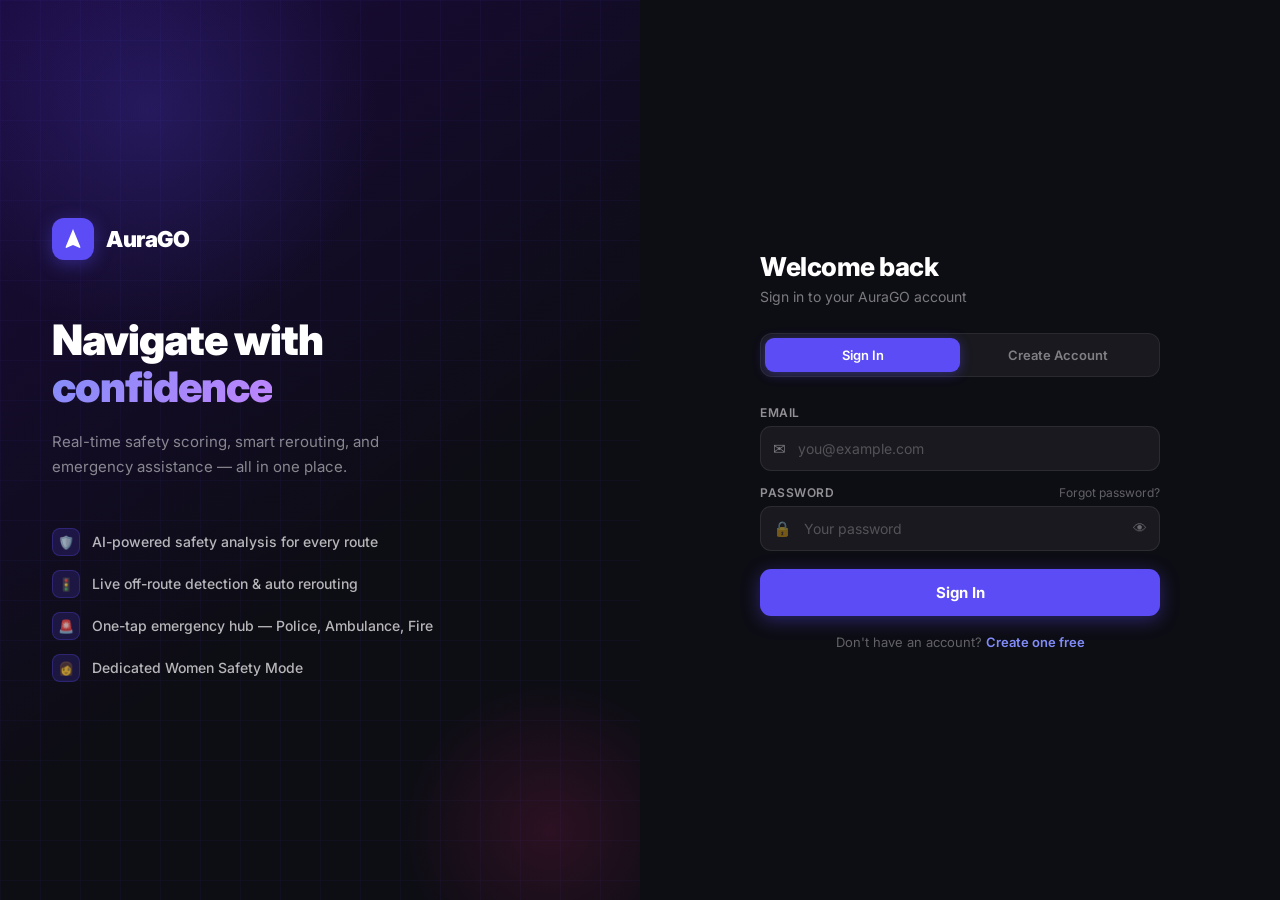
<file: frontend/login.html>
<!DOCTYPE html>
<html lang="en">
<head>
  <meta charset="UTF-8" />
  <meta name="viewport" content="width=device-width, initial-scale=1.0" />
  <title>AuraGO – Sign In</title>
  <meta name="description" content="Sign in or create your AuraGO account to access smart, safe navigation." />
  <link href="https://fonts.googleapis.com/css2?family=Inter:wght@300;400;500;600;700;800;900&display=swap" rel="stylesheet" />
  <style>
    /* ── Reset & base ───────────────────────────────────────── */
    *, *::before, *::after { box-sizing: border-box; margin: 0; padding: 0; }
    html, body {
      height: 100%; width: 100%;
      font-family: 'Inter', system-ui, sans-serif;
      background: #0d0d14;
      color: #f1f1f5;
      overflow-x: hidden;
      -webkit-font-smoothing: antialiased;
    }

    /* ── Layout ─────────────────────────────────────────────── */
    .page {
      min-height: 100vh;
      display: grid;
      grid-template-columns: 1fr 1fr;
    }
    @media (max-width: 700px) {
      .page { grid-template-columns: 1fr; }
      .hero  { display: none; }
    }

    /* ── Hero panel (left) ──────────────────────────────────── */
    .hero {
      position: relative;
      background: linear-gradient(145deg, #1a0a3d 0%, #0d0d14 60%);
      display: flex; flex-direction: column;
      justify-content: center; align-items: flex-start;
      padding: 60px 52px;
      overflow: hidden;
    }
    /* decorative blobs */
    .hero::before {
      content: '';
      position: absolute; top: -120px; left: -80px;
      width: 460px; height: 460px;
      border-radius: 50%;
      background: radial-gradient(circle, rgba(91,76,245,0.22) 0%, transparent 70%);
      pointer-events: none;
    }
    .hero::after {
      content: '';
      position: absolute; bottom: -80px; right: -60px;
      width: 300px; height: 300px;
      border-radius: 50%;
      background: radial-gradient(circle, rgba(219,39,119,0.15) 0%, transparent 70%);
      pointer-events: none;
    }
    /* subtle grid overlay */
    .hero-grid {
      position: absolute; inset: 0;
      background-image:
        linear-gradient(rgba(91,76,245,0.05) 1px, transparent 1px),
        linear-gradient(90deg, rgba(91,76,245,0.05) 1px, transparent 1px);
      background-size: 40px 40px;
      pointer-events: none;
    }

    .hero-logo {
      display: flex; align-items: center; gap: 12px;
      margin-bottom: 56px; position: relative; z-index: 1;
    }
    .hero-logo-icon {
      width: 42px; height: 42px; border-radius: 12px;
      background: #5b4cf5;
      display: flex; align-items: center; justify-content: center;
      box-shadow: 0 4px 18px rgba(91,76,245,0.40);
    }
    .hero-logo-icon svg { width: 24px; height: 24px; }
    .hero-logo-name { font-size: 22px; font-weight: 900; color: #fff; letter-spacing: -0.5px; }

    .hero-headline {
      position: relative; z-index: 1;
      font-size: 42px; font-weight: 900; line-height: 1.12;
      letter-spacing: -1px; color: #fff;
      margin-bottom: 20px;
    }
    .hero-headline span {
      background: linear-gradient(135deg, #818cf8, #c084fc);
      -webkit-background-clip: text;
      background-clip: text;
      -webkit-text-fill-color: transparent;
    }
    .hero-sub {
      position: relative; z-index: 1;
      font-size: 15px; font-weight: 400; color: rgba(255,255,255,0.50);
      line-height: 1.65; max-width: 340px; margin-bottom: 48px;
    }

    .hero-features { position: relative; z-index: 1; display: flex; flex-direction: column; gap: 14px; }
    .hero-feat {
      display: flex; align-items: center; gap: 12px;
      font-size: 14px; font-weight: 500; color: rgba(255,255,255,0.70);
    }
    .feat-dot {
      width: 28px; height: 28px; border-radius: 8px;
      background: rgba(91,76,245,0.18);
      border: 1px solid rgba(91,76,245,0.28);
      display: flex; align-items: center; justify-content: center;
      font-size: 13px; flex-shrink: 0;
    }

    /* ── Auth panel (right) ─────────────────────────────────── */
    .auth-panel {
      display: flex; flex-direction: column;
      justify-content: center; align-items: center;
      padding: 40px 24px;
      background: #0d0d14;
    }
    .auth-box {
      width: 100%; max-width: 400px;
    }

    .auth-title {
      font-size: 26px; font-weight: 800; color: #fff;
      letter-spacing: -0.5px; margin-bottom: 6px;
    }
    .auth-subtitle {
      font-size: 14px; color: rgba(255,255,255,0.45);
      margin-bottom: 28px; font-weight: 400;
    }

    /* ── Tabs ───────────────────────────────────────────────── */
    .tabs {
      display: flex; background: rgba(255,255,255,0.05);
      border-radius: 12px; padding: 4px; margin-bottom: 28px;
      border: 1px solid rgba(255,255,255,0.07);
    }
    .tab-btn {
      flex: 1; padding: 9px; border: none; background: transparent;
      border-radius: 9px; cursor: pointer; font-family: inherit;
      font-size: 13px; font-weight: 600; color: rgba(255,255,255,0.45);
      transition: all 0.2s;
    }
    .tab-btn.active {
      background: #5b4cf5;
      color: #fff;
      box-shadow: 0 2px 12px rgba(91,76,245,0.40);
    }

    /* ── Form ───────────────────────────────────────────────── */
    .form { display: flex; flex-direction: column; gap: 14px; }
    .form.hidden { display: none; }

    .field-label {
      font-size: 12px; font-weight: 600;
      color: rgba(255,255,255,0.55); margin-bottom: 6px;
      text-transform: uppercase; letter-spacing: 0.5px;
      display: block;
    }
    .field {
      position: relative;
      display: flex; align-items: center;
      background: rgba(255,255,255,0.05);
      border: 1.5px solid rgba(255,255,255,0.08);
      border-radius: 11px;
      transition: border-color 0.18s, box-shadow 0.18s;
    }
    .field:focus-within {
      border-color: #5b4cf5;
      box-shadow: 0 0 0 3px rgba(91,76,245,0.18);
    }
    .field-icon {
      padding: 0 12px; font-size: 15px; flex-shrink: 0;
      opacity: 0.45;
    }
    .field input {
      flex: 1; border: none; background: transparent;
      padding: 13px 0; font-size: 14px; font-weight: 500;
      color: #fff; outline: none; font-family: inherit;
    }
    .field input::placeholder { color: rgba(255,255,255,0.25); font-weight: 400; }
    .field-eye {
      background: none; border: none; cursor: pointer;
      color: rgba(255,255,255,0.35); padding: 0 12px;
      font-size: 14px; transition: color 0.15s;
    }
    .field-eye:hover { color: rgba(255,255,255,0.65); }

    /* Submit button */
    .submit-btn {
      width: 100%; padding: 14px; border: none;
      border-radius: 11px; margin-top: 4px;
      background: #5b4cf5;
      color: #fff; font-size: 15px; font-weight: 700;
      cursor: pointer; font-family: inherit;
      box-shadow: 0 4px 18px rgba(91,76,245,0.38);
      transition: transform 0.15s, box-shadow 0.2s, background 0.2s;
      display: flex; align-items: center; justify-content: center; gap: 8px;
    }
    .submit-btn:hover  { transform: translateY(-1px); box-shadow: 0 6px 24px rgba(91,76,245,0.48); background: #6d5ef5; }
    .submit-btn:active { transform: translateY(0); }
    .submit-btn:disabled { opacity: 0.55; cursor: not-allowed; pointer-events: none; }

    /* Spinner */
    .btn-spinner {
      width: 17px; height: 17px;
      border: 2px solid rgba(255,255,255,0.30);
      border-top-color: #fff;
      border-radius: 50%;
      animation: spin 0.7s linear infinite;
    }
    @keyframes spin { to { transform: rotate(360deg); } }

    /* Divider */
    .divider { display: flex; align-items: center; gap: 12px; margin: 2px 0; }
    .divider-line { flex: 1; height: 1px; background: rgba(255,255,255,0.07); }
    .divider-text { font-size: 11px; color: rgba(255,255,255,0.25); font-weight: 500; }

    /* Forgot password */
    .forgot-link {
      text-align: right; font-size: 12px; color: rgba(255,255,255,0.35);
      text-decoration: none; transition: color 0.15s; cursor: pointer;
    }
    .forgot-link:hover { color: #818cf8; }

    /* Error message */
    .form-error {
      font-size: 12px; font-weight: 600; color: #fca5a5;
      background: rgba(220,38,38,0.12); border: 1px solid rgba(220,38,38,0.22);
      border-radius: 8px; padding: 10px 12px;
      display: none; align-items: center; gap: 8px;
    }
    .form-error.show { display: flex; animation: shake 0.3s ease; }
    @keyframes shake {
      0%, 100% { transform: translateX(0); }
      20%, 60%  { transform: translateX(-5px); }
      40%, 80%  { transform: translateX(5px); }
    }

    /* ── Toast notification ──────────────────────────────────── */
    .toast {
      position: fixed; top: 20px; left: 50%; transform: translateX(-50%);
      z-index: 9999;
      background: rgba(22,163,74,0.14); border: 1px solid rgba(22,163,74,0.30);
      color: #86efac; border-radius: 10px; padding: 11px 18px;
      font-size: 13px; font-weight: 600;
      display: flex; align-items: center; gap: 8px;
      min-width: 240px; justify-content: center;
      opacity: 0; pointer-events: none;
      transition: opacity 0.25s, transform 0.25s;
      transform: translateX(-50%) translateY(-8px);
    }
    .toast.show { opacity: 1; transform: translateX(-50%) translateY(0); }
    .toast.error {
      background: rgba(220,38,38,0.14); border-color: rgba(220,38,38,0.30);
      color: #fca5a5;
    }

    /* ── Password strength ───────────────────────────────────── */
    .strength-bar { display: flex; gap: 4px; margin-top: 6px; }
    .strength-seg {
      flex: 1; height: 3px; border-radius: 3px;
      background: rgba(255,255,255,0.08);
      transition: background 0.3s;
    }
    .strength-label { font-size: 11px; color: rgba(255,255,255,0.30); margin-top: 4px; font-weight: 500; }

    /* ── Emergency contact section ──────────────────────────── */
    .ec-section {
      background: rgba(225,29,72,0.06);
      border: 1px solid rgba(225,29,72,0.15);
      border-radius: 12px; padding: 14px;
      display: flex; flex-direction: column; gap: 12px;
    }
    .ec-header {
      display: flex; align-items: center; gap: 8px;
      font-size: 13px; font-weight: 700; color: #fca5a5;
    }
    .ec-icon { font-size: 15px; }

    /* ── Bottom switch link ──────────────────────────────────── */
    .switch-note {
      text-align: center; font-size: 13px;
      color: rgba(255,255,255,0.35); margin-top: 18px;
    }
    .switch-note a {
      color: #818cf8; font-weight: 600; text-decoration: none;
      cursor: pointer; transition: color 0.15s;
    }
    .switch-note a:hover { color: #a5b4fc; }
  </style>
</head>
<body>

  <!-- Toast -->
  <div class="toast" id="toast">
    <span id="toast-icon">✓</span>
    <span id="toast-msg">Success!</span>
  </div>

  <div class="page">
    <!-- ══ HERO ══════════════════════════════════════════════ -->
    <aside class="hero">
      <div class="hero-grid"></div>

      <div class="hero-logo">
        <div class="hero-logo-icon">
          <svg viewBox="0 0 24 24" fill="none" xmlns="http://www.w3.org/2000/svg">
            <path d="M12 2L4.5 20.29l.71.71L12 18l6.79 3 .71-.71z" fill="#ffffff"/>
          </svg>
        </div>
        <span class="hero-logo-name">AuraGO</span>
      </div>

      <h1 class="hero-headline">
        Navigate with<br/><span>confidence</span>
      </h1>
      <p class="hero-sub">
        Real-time safety scoring, smart rerouting, and emergency assistance — all in one place.
      </p>

      <div class="hero-features">
        <div class="hero-feat">
          <div class="feat-dot">🛡️</div>
          <span>AI-powered safety analysis for every route</span>
        </div>
        <div class="hero-feat">
          <div class="feat-dot">🚦</div>
          <span>Live off-route detection &amp; auto rerouting</span>
        </div>
        <div class="hero-feat">
          <div class="feat-dot">🚨</div>
          <span>One-tap emergency hub — Police, Ambulance, Fire</span>
        </div>
        <div class="hero-feat">
          <div class="feat-dot">👩</div>
          <span>Dedicated Women Safety Mode</span>
        </div>
      </div>
    </aside>

    <!-- ══ AUTH PANEL ════════════════════════════════════════ -->
    <main class="auth-panel">
      <div class="auth-box">
        <h2 class="auth-title">Welcome back</h2>
        <p class="auth-subtitle" id="auth-subtitle">Sign in to your AuraGO account</p>

        <!-- Tabs -->
        <div class="tabs" role="tablist">
          <button class="tab-btn active" id="tab-login"    onclick="switchTab('login')"    role="tab">Sign In</button>
          <button class="tab-btn"        id="tab-register" onclick="switchTab('register')" role="tab">Create Account</button>
        </div>

        <!-- ── LOGIN FORM ── -->
        <form class="form" id="form-login" onsubmit="handleLogin(event)" novalidate>
          <div class="form-error" id="login-error">
            <span>⚠</span><span id="login-error-msg"></span>
          </div>

          <div>
            <label class="field-label" for="login-email">Email</label>
            <div class="field">
              <span class="field-icon">✉️</span>
              <input id="login-email" type="email" placeholder="you@example.com" autocomplete="email" required />
            </div>
          </div>

          <div>
            <div style="display:flex;align-items:center;justify-content:space-between;margin-bottom:6px;">
              <label class="field-label" for="login-password" style="margin-bottom:0">Password</label>
              <span class="forgot-link" onclick="showForgotToast()">Forgot password?</span>
            </div>
            <div class="field">
              <span class="field-icon">🔒</span>
              <input id="login-password" type="password" placeholder="Your password" autocomplete="current-password" required />
              <button type="button" class="field-eye" onclick="togglePass('login-password', this)" aria-label="Show password">👁</button>
            </div>
          </div>

          <button class="submit-btn" id="login-btn" type="submit">
            <span id="login-btn-label">Sign In</span>
          </button>
        </form>

        <!-- ── REGISTER FORM ── -->
        <form class="form hidden" id="form-register" onsubmit="handleRegister(event)" novalidate>
          <div class="form-error" id="reg-error">
            <span>⚠</span><span id="reg-error-msg"></span>
          </div>

          <div>
            <label class="field-label" for="reg-name">Full Name</label>
            <div class="field">
              <span class="field-icon">👤</span>
              <input id="reg-name" type="text" placeholder="Your full name" autocomplete="name" required />
            </div>
          </div>

          <div>
            <label class="field-label" for="reg-email">Email</label>
            <div class="field">
              <span class="field-icon">✉️</span>
              <input id="reg-email" type="email" placeholder="you@example.com" autocomplete="email" required />
            </div>
          </div>

          <div>
            <label class="field-label" for="reg-password">Password</label>
            <div class="field">
              <span class="field-icon">🔒</span>
              <input id="reg-password" type="password" placeholder="Min. 6 characters"
                autocomplete="new-password" required
                oninput="updateStrength(this.value)" />
              <button type="button" class="field-eye" onclick="togglePass('reg-password', this)" aria-label="Show password">👁</button>
            </div>
            <div class="strength-bar" id="strength-bar">
              <div class="strength-seg" id="s1"></div>
              <div class="strength-seg" id="s2"></div>
              <div class="strength-seg" id="s3"></div>
              <div class="strength-seg" id="s4"></div>
            </div>
            <div class="strength-label" id="strength-label"></div>
          </div>

          <div>
            <label class="field-label" for="reg-confirm">Confirm Password</label>
            <div class="field">
              <span class="field-icon">🔒</span>
              <input id="reg-confirm" type="password" placeholder="Repeat your password" autocomplete="new-password" required />
            </div>
          </div>

          <div>
            <label class="field-label" for="reg-phone">Phone Number</label>
            <div class="field">
              <span class="field-icon">📱</span>
              <input id="reg-phone" type="tel" placeholder="+91 XXXXX XXXXX" autocomplete="tel" />
            </div>
          </div>

          <!-- Emergency Contact Section -->
          <div class="ec-section">
            <div class="ec-header">
              <span class="ec-icon">🚨</span>
              <span>Emergency Contact <span style="font-size:10px;color:rgba(255,255,255,0.35);">(required)</span></span>
            </div>

            <div>
              <label class="field-label" for="reg-ec-name">Contact Name</label>
              <div class="field">
                <span class="field-icon">👤</span>
                <input id="reg-ec-name" type="text" placeholder="Parent, friend, guardian..." required />
              </div>
            </div>

            <div>
              <label class="field-label" for="reg-ec-phone">Contact Phone</label>
              <div class="field">
                <span class="field-icon">📞</span>
                <input id="reg-ec-phone" type="tel" placeholder="+91 XXXXX XXXXX" required />
              </div>
            </div>

            <div>
              <label class="field-label" for="reg-ec-rel">Relationship</label>
              <div class="field">
                <span class="field-icon">🤝</span>
                <select id="reg-ec-rel" style="flex:1;border:none;background:transparent;padding:13px 0;font-size:14px;font-weight:500;color:#fff;outline:none;font-family:inherit;-webkit-appearance:none;">
                  <option value="parent" style="background:#1a1a2e;">Parent</option>
                  <option value="spouse" style="background:#1a1a2e;">Spouse</option>
                  <option value="sibling" style="background:#1a1a2e;">Sibling</option>
                  <option value="friend" style="background:#1a1a2e;">Friend</option>
                  <option value="guardian" style="background:#1a1a2e;">Guardian</option>
                  <option value="other" style="background:#1a1a2e;">Other</option>
                </select>
              </div>
            </div>
          </div>

          <button class="submit-btn" id="reg-btn" type="submit">
            <span id="reg-btn-label">Create Account</span>
          </button>
        </form>

        <p class="switch-note" id="switch-note">
          Don't have an account? <a onclick="switchTab('register')">Create one free</a>
        </p>
      </div>
    </main>
  </div>

  <script>
    // ── Config ────────────────────────────────────────────────────
    const API = '';   // same origin — Flask serves both HTML and API

    // ── On load: if already logged in, skip to app ────────────────
    (function checkSession() {
      const token = localStorage.getItem('ag_token');
      if (token) {
        fetch(API + '/auth/me', { headers: { Authorization: 'Bearer ' + token } })
          .then(r => r.ok ? r.json() : null)
          .then(user => { if (user) window.location.href = '/'; })
          .catch(() => {});
      }
    })();

    // ── Tab switching ─────────────────────────────────────────────
    function switchTab(tab) {
      const isLogin = tab === 'login';
      document.getElementById('tab-login').classList.toggle('active', isLogin);
      document.getElementById('tab-register').classList.toggle('active', !isLogin);
      document.getElementById('form-login').classList.toggle('hidden', !isLogin);
      document.getElementById('form-register').classList.toggle('hidden', isLogin);

      document.getElementById('auth-title').textContent =
        isLogin ? 'Welcome back' : 'Create your account';
      document.getElementById('auth-subtitle').textContent =
        isLogin ? 'Sign in to your AuraGO account' : 'Join AuraGO — it\'s free';
      document.getElementById('switch-note').innerHTML = isLogin
        ? 'Don\'t have an account? <a onclick="switchTab(\'register\')">Create one free</a>'
        : 'Already have an account? <a onclick="switchTab(\'login\')">Sign in</a>';

      clearErrors();
    }

    // ── Password visibility toggle ────────────────────────────────
    function togglePass(id, btn) {
      const inp = document.getElementById(id);
      const show = inp.type === 'password';
      inp.type = show ? 'text' : 'password';
      btn.textContent = show ? '🙈' : '👁';
    }

    // ── Password strength ─────────────────────────────────────────
    function updateStrength(val) {
      const segs = ['s1','s2','s3','s4'];
      const colors = ['#dc2626','#f59e0b','#22c55e','#16a34a'];
      const labels = ['','Weak','Fair','Strong','Very Strong'];
      let score = 0;
      if (val.length >= 6)  score++;
      if (val.length >= 10) score++;
      if (/[A-Z]/.test(val) && /[0-9]/.test(val)) score++;
      if (/[^A-Za-z0-9]/.test(val)) score++;

      segs.forEach((id, i) => {
        document.getElementById(id).style.background =
          i < score ? colors[score - 1] : 'rgba(255,255,255,0.08)';
      });
      document.getElementById('strength-label').textContent = score ? labels[score] : '';
    }

    // ── Error helpers ─────────────────────────────────────────────
    function showError(formPrefix, msg) {
      const el = document.getElementById(formPrefix + '-error');
      document.getElementById(formPrefix + '-error-msg').textContent = msg;
      el.classList.add('show');
    }
    function clearErrors() {
      ['login','reg'].forEach(p => {
        const el = document.getElementById(p + '-error');
        if (el) el.classList.remove('show');
      });
    }

    // ── Toast ─────────────────────────────────────────────────────
    let toastTimer;
    function showToast(msg, type = 'success') {
      const t = document.getElementById('toast');
      document.getElementById('toast-icon').textContent = type === 'success' ? '✓' : '✕';
      document.getElementById('toast-msg').textContent  = msg;
      t.className = 'toast show' + (type === 'error' ? ' error' : '');
      clearTimeout(toastTimer);
      toastTimer = setTimeout(() => t.classList.remove('show'), 3200);
    }

    // ── Loading state helpers ─────────────────────────────────────
    function setLoading(btnId, labelId, loading) {
      const btn   = document.getElementById(btnId);
      const label = document.getElementById(labelId);
      btn.disabled = loading;
      label.innerHTML = loading
        ? '<div class="btn-spinner"></div>'
        : (btnId === 'login-btn' ? 'Sign In' : 'Create Account');
    }

    // ── LOGIN ─────────────────────────────────────────────────────
    async function handleLogin(e) {
      e.preventDefault();
      clearErrors();
      const email    = document.getElementById('login-email').value.trim();
      const password = document.getElementById('login-password').value.trim();
      if (!email || !password) {
        showError('login', 'Please fill in all fields.');
        return;
      }
      setLoading('login-btn', 'login-btn-label', true);
      try {
        const res  = await fetch(API + '/auth/login', {
          method: 'POST',
          headers: { 'Content-Type': 'application/json' },
          body: JSON.stringify({ email, password })
        });
        const data = await res.json();
        if (!res.ok) { showError('login', data.error || 'Login failed.'); return; }
        saveSession(data);
        showToast('Welcome back, ' + data.name + '! 👋');
        setTimeout(() => window.location.href = '/', 800);
      } catch {
        showError('login', 'Network error. Is the server running?');
      } finally {
        setLoading('login-btn', 'login-btn-label', false);
      }
    }

    // ── REGISTER ──────────────────────────────────────────────────
    async function handleRegister(e) {
      e.preventDefault();
      clearErrors();
      const name     = document.getElementById('reg-name').value.trim();
      const email    = document.getElementById('reg-email').value.trim();
      const phone    = document.getElementById('reg-phone').value.trim();
      const password = document.getElementById('reg-password').value.trim();
      const confirm  = document.getElementById('reg-confirm').value.trim();
      const ecName   = document.getElementById('reg-ec-name').value.trim();
      const ecPhone  = document.getElementById('reg-ec-phone').value.trim();
      const ecRel    = document.getElementById('reg-ec-rel').value;

      if (!name || !email || !password || !confirm) {
        showError('reg', 'Please fill in all fields.'); return;
      }
      if (password.length < 6) {
        showError('reg', 'Password must be at least 6 characters.'); return;
      }
      if (password !== confirm) {
        showError('reg', 'Passwords do not match.'); return;
      }
      if (!ecName || !ecPhone) {
        showError('reg', 'Emergency contact name and phone are required.'); return;
      }

      setLoading('reg-btn', 'reg-btn-label', true);
      try {
        const res  = await fetch(API + '/auth/register', {
          method: 'POST',
          headers: { 'Content-Type': 'application/json' },
          body: JSON.stringify({
            name, email, phone, password,
            emergency_contact_name: ecName,
            emergency_contact_phone: ecPhone,
            relationship: ecRel
          })
        });
        const data = await res.json();
        if (!res.ok) { showError('reg', data.error || 'Registration failed.'); return; }
        saveSession(data);
        showToast('Account created! Welcome, ' + data.name + ' 🎉');
        setTimeout(() => window.location.href = '/', 800);
      } catch {
        showError('reg', 'Network error. Is the server running?');
      } finally {
        setLoading('reg-btn', 'reg-btn-label', false);
      }
    }

    // ── Session storage ───────────────────────────────────────────
    function saveSession(data) {
      localStorage.setItem('ag_token', data.token);
      localStorage.setItem('ag_name',  data.name);
      localStorage.setItem('ag_email', data.email);
    }

    // ── Forgot password placeholder ───────────────────────────────
    function showForgotToast() {
      showToast('Password reset — contact support 📧', 'error');
    }
  </script>
</body>
</html>
</file>
